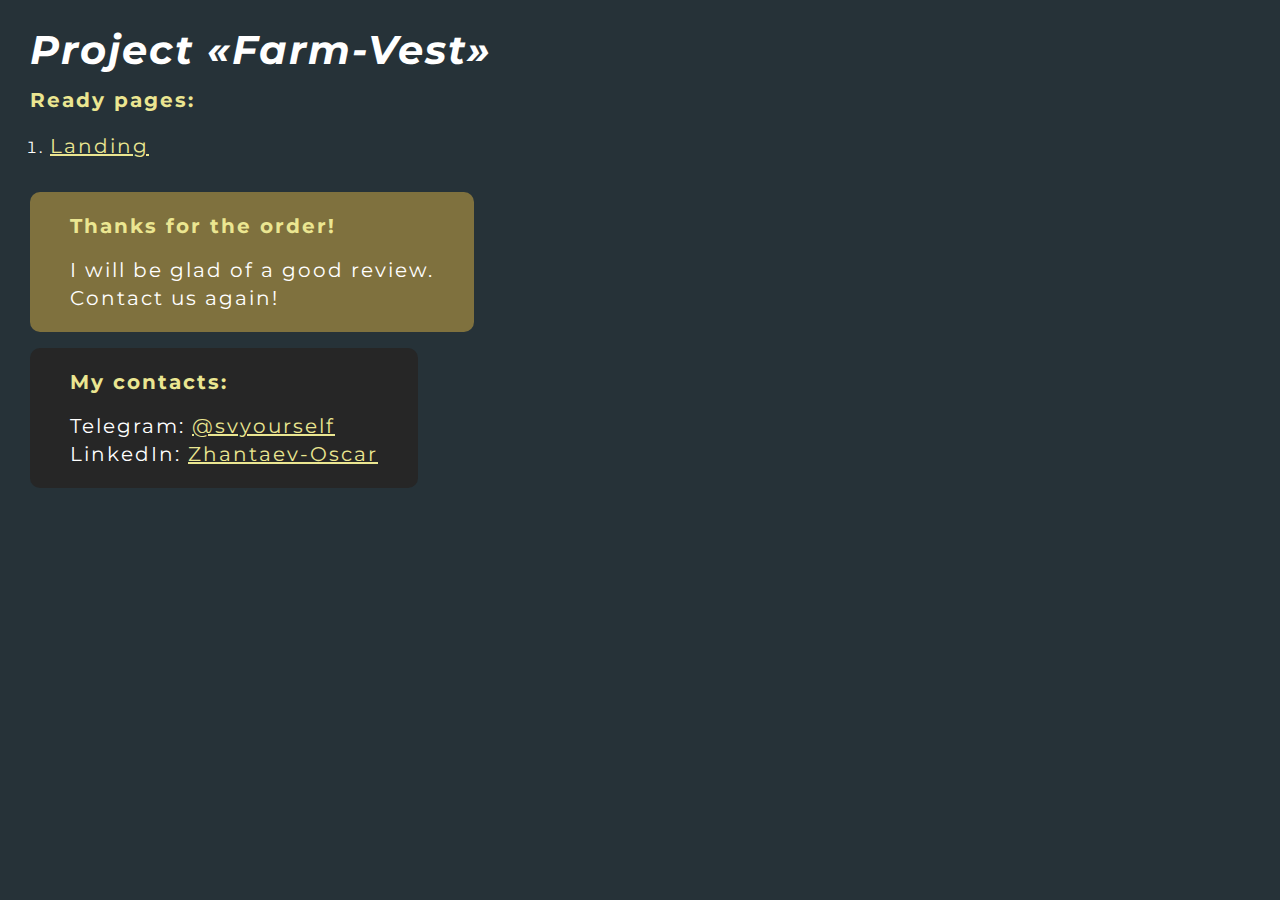
<file: index.html>
<!DOCTYPE html>
<html>

<head>
	<meta charset="UTF-8">
	<meta name="viewport" content="width=device-width, initial-scale=1.0">
	<title>Project «Farm-Vest»</title>
</head>

<body>
	<div class="rootpage">
		<h1>Project «Farm-Vest»</h1>
		<h2>Ready pages:</h2>
		<ol class="rootpage__list">
			<li><a target="_blank" href="home.html">Landing</a></li>
		</ol>
		<div class="rootpage__tnx">
			<h2>Thanks for the order!</h2>
			<p>I will be glad of a good review.</p>
			<p>Contact us again!</p>
		</div>
		<div class="rootpage__contacts">
			<h2>My contacts:</h2>
			<p>Telegram: <a href="https://t.me/svyourself">@svyourself</a></p>
			<p>LinkedIn: <a href="https://www.linkedin.com/in/zhantaev-oscar-a5a2a7259">Zhantaev-Oscar</a></p>
		</div>
	</div>
</body>
<style>
	@charset "UTF-8";
	@import url("https://fonts.googleapis.com/css?family=Montserrat:regular,700&display=swap");

	*,
	*::before,
	*::after {
		padding: 0px;
		margin: 0px;
		border: 0px;
		box-sizing: border-box;
	}

	html,
	body {
		height: 100%;
		margin: 0;
		padding: 0;
		min-width: 320px;
		width: 100%;
		letter-spacing: 2px;
		color: #fff;
		background: #263238;
	}

	body {
		font-family: Montserrat;
		font-size: 100%;
		line-height: 1;
		font-size: 1rem;
	}

	a {
		text-decoration: underline;
		color: #ebe691;
		font-size: 20px;
	}

	a:visited {
		text-decoration: underline;
		color: #fff;
	}

	a:hover {
		text-decoration: none;
	}

	ul li {
		list-style: none;
	}

	img {
		vertical-align: top;
	}

	.wrapper {
		width: 100%;
		min-height: 100%;
		overflow: hidden;
	}

	.rootpage {
		padding: 30px;
		display: flex;
		flex-direction: column;
		align-items: flex-start;
	}

	@media (max-width: 767px) {
		.rootpage {
			padding: 30px 15px;
		}
	}

	h1 {
		color: #fff;
		font-style: italic;
		font-size: 2.5rem;
		margin: 0px 0px 1.25rem 0px;
	}

	@media (max-width: 767px) {
		h1 {
			font-size: 1.85rem;
			margin: 0px 0px 1.25rem 0px;
		}
	}

	h2 {
		color: #ebe691;
		font-size: 1.25rem;
		margin: 0px 0px 1rem 0px;
	}

	@media (max-width: 767px) {
		h2 {
			font-size: 1.125rem;
			margin: 0px 0px 1rem 0px;
		}
	}

	.rootpage__info {
		line-height: 140%;
		margin: 0px 0px 1.5rem 0px;
	}

	.rootpage__list {
		margin: 10px 0px 2.25rem 1.25rem;
	}

	.rootpage__list li:not(:last-child) {
		margin: 0px 0px 15px 0px;
	}

	.rootpage__contacts,
	.rootpage__tnx {
		border-radius: 10px;
		padding: 20px 40px;
		font-size: 20px;
		line-height: 140%;
	}

	@media (max-width: 767px) {

		.rootpage__contacts,
		.rootpage__tnx {
			border-radius: 40px;
			padding: 20px;
		}
	}

	.rootpage__contacts {
		background: #262626;
	}

	.rootpage__contacts a {
		color: #ebe691;
	}

	.rootpage__tnx {
		background: #7F713E;
		margin: 0px 0px 1rem 0px;
	}
</style>

</html>
</file>
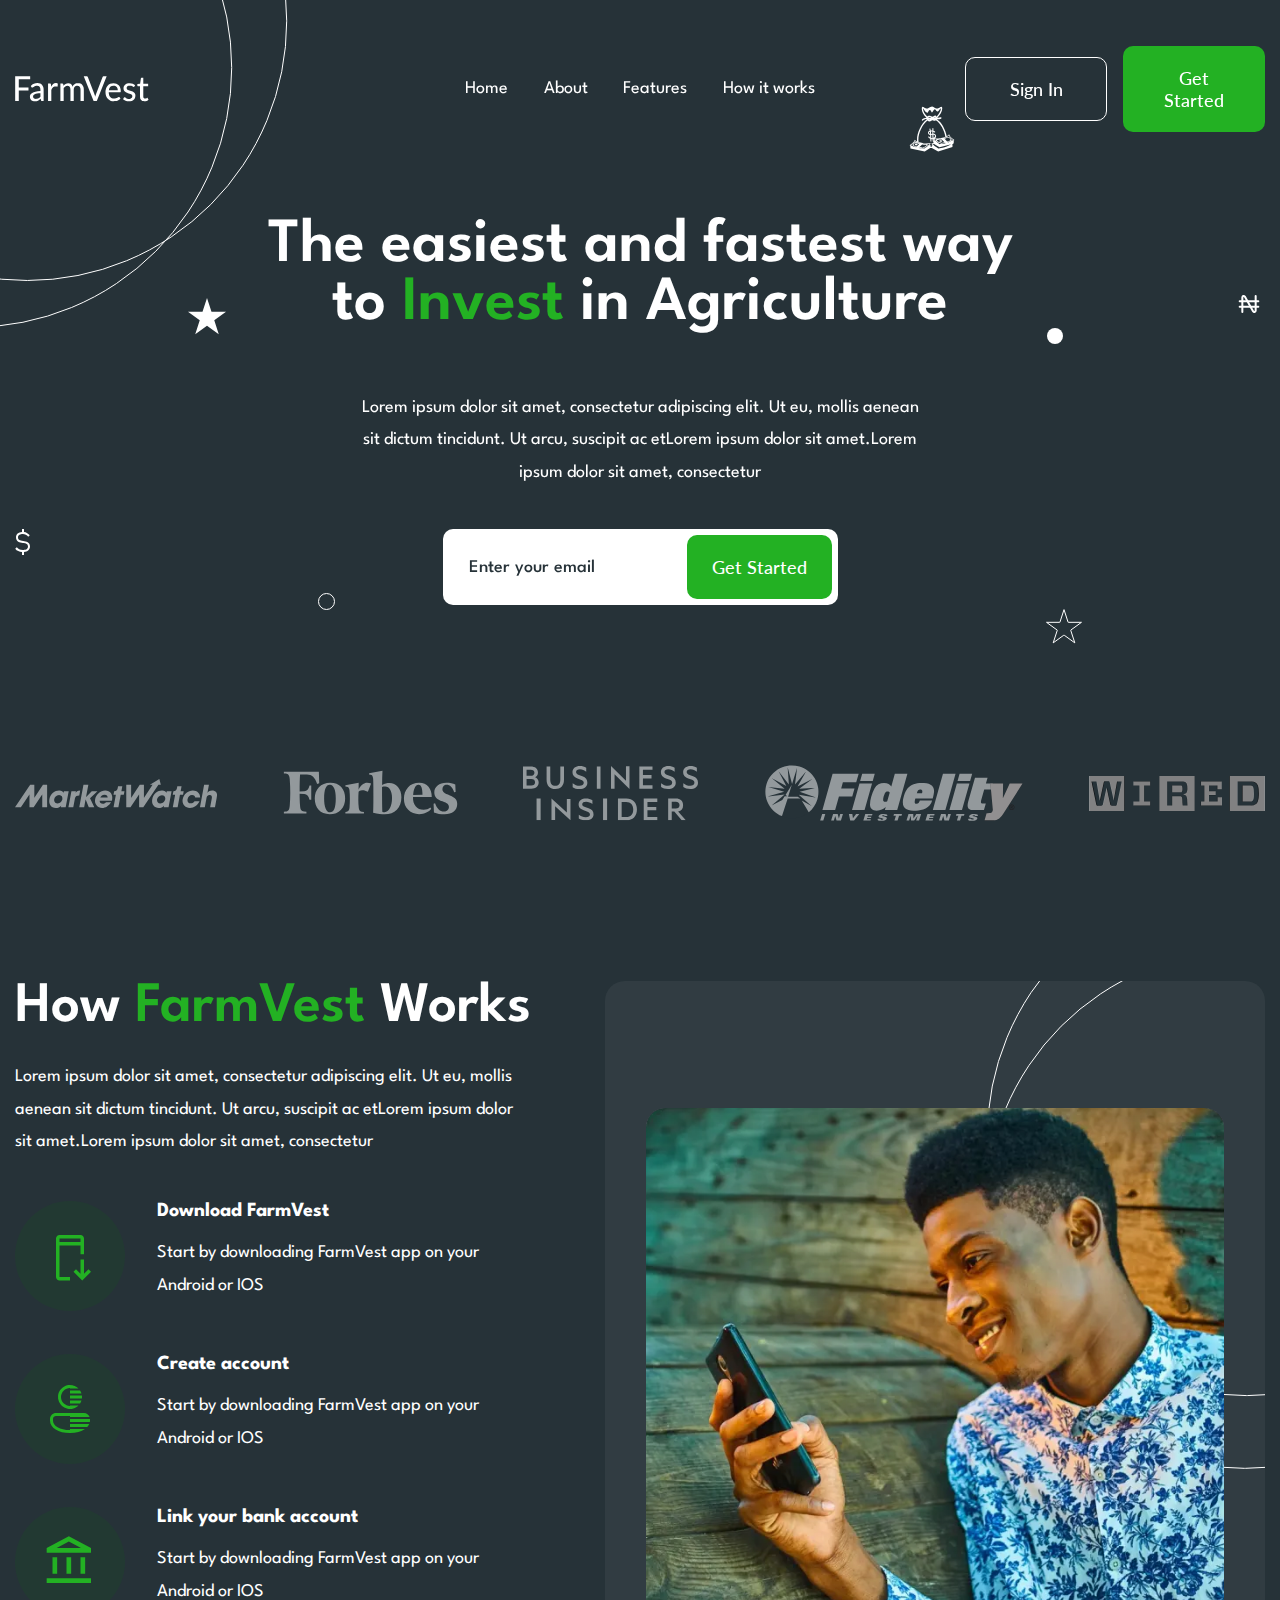
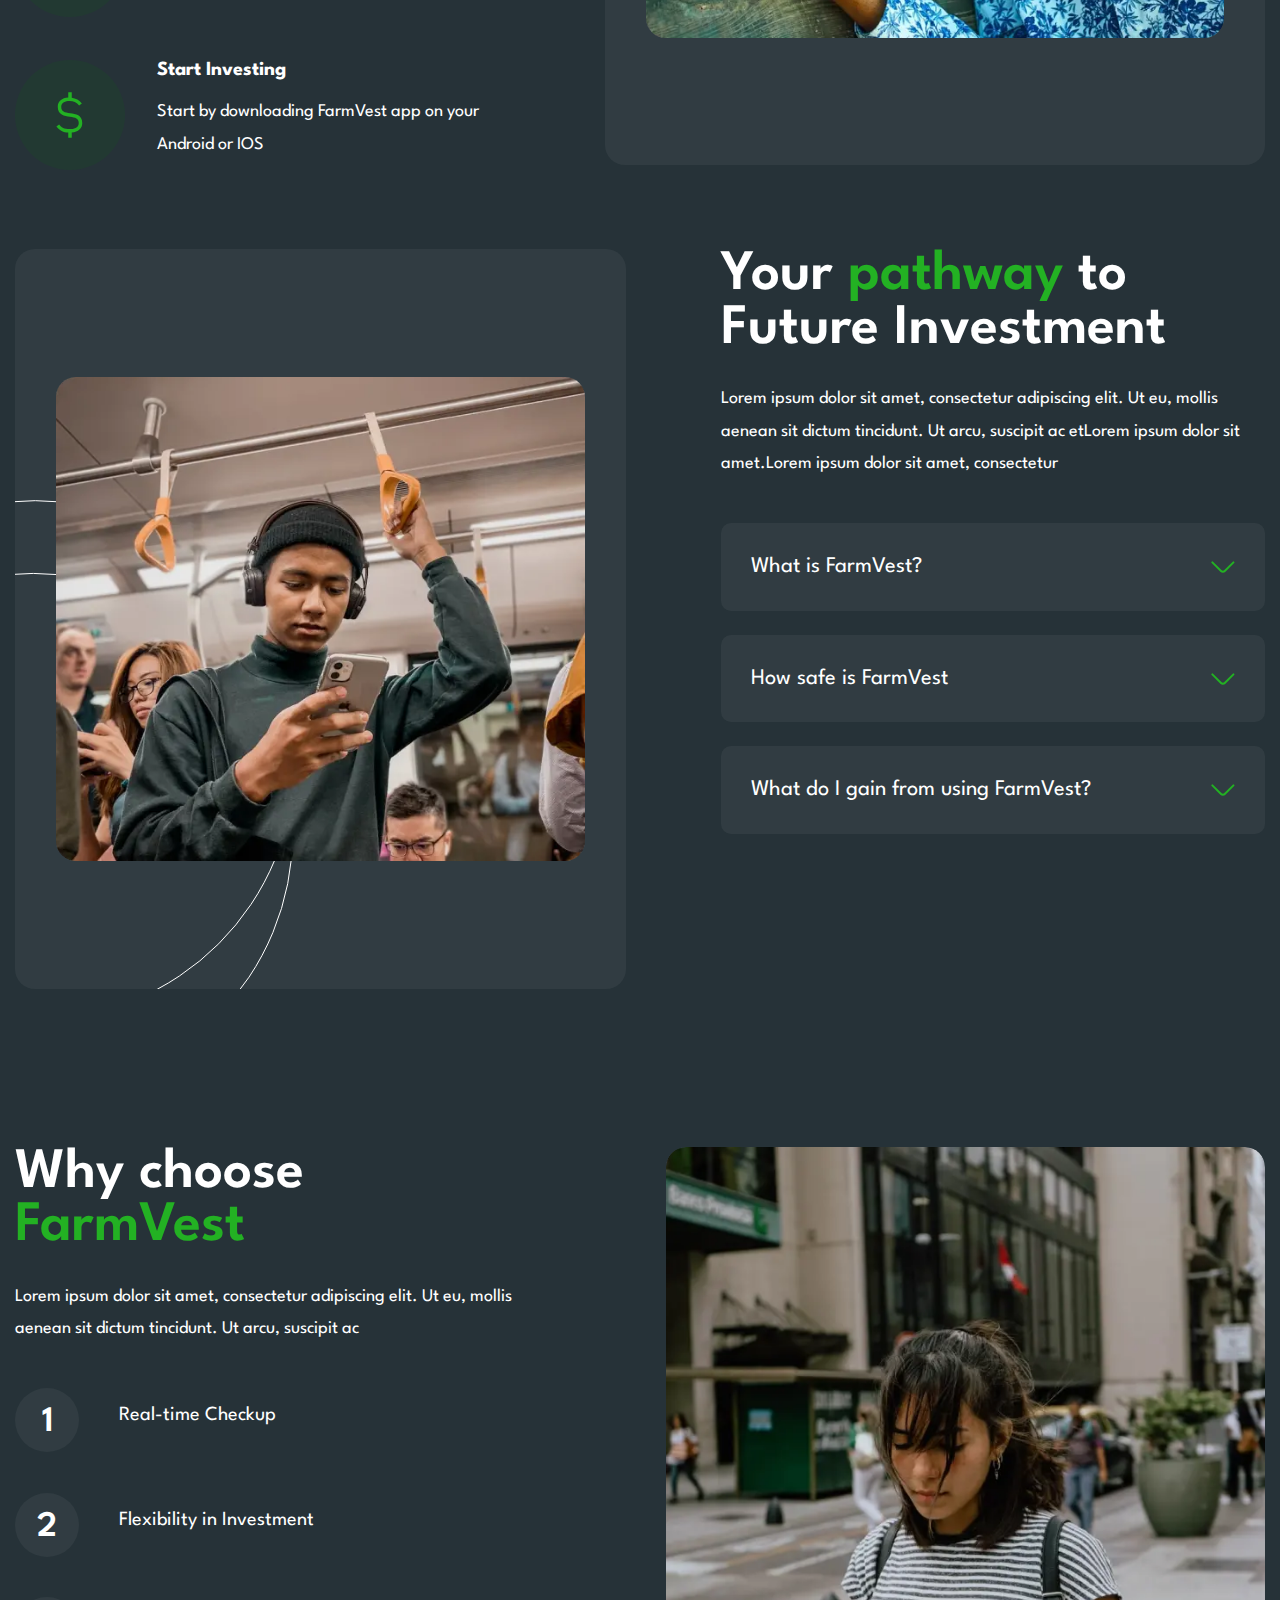
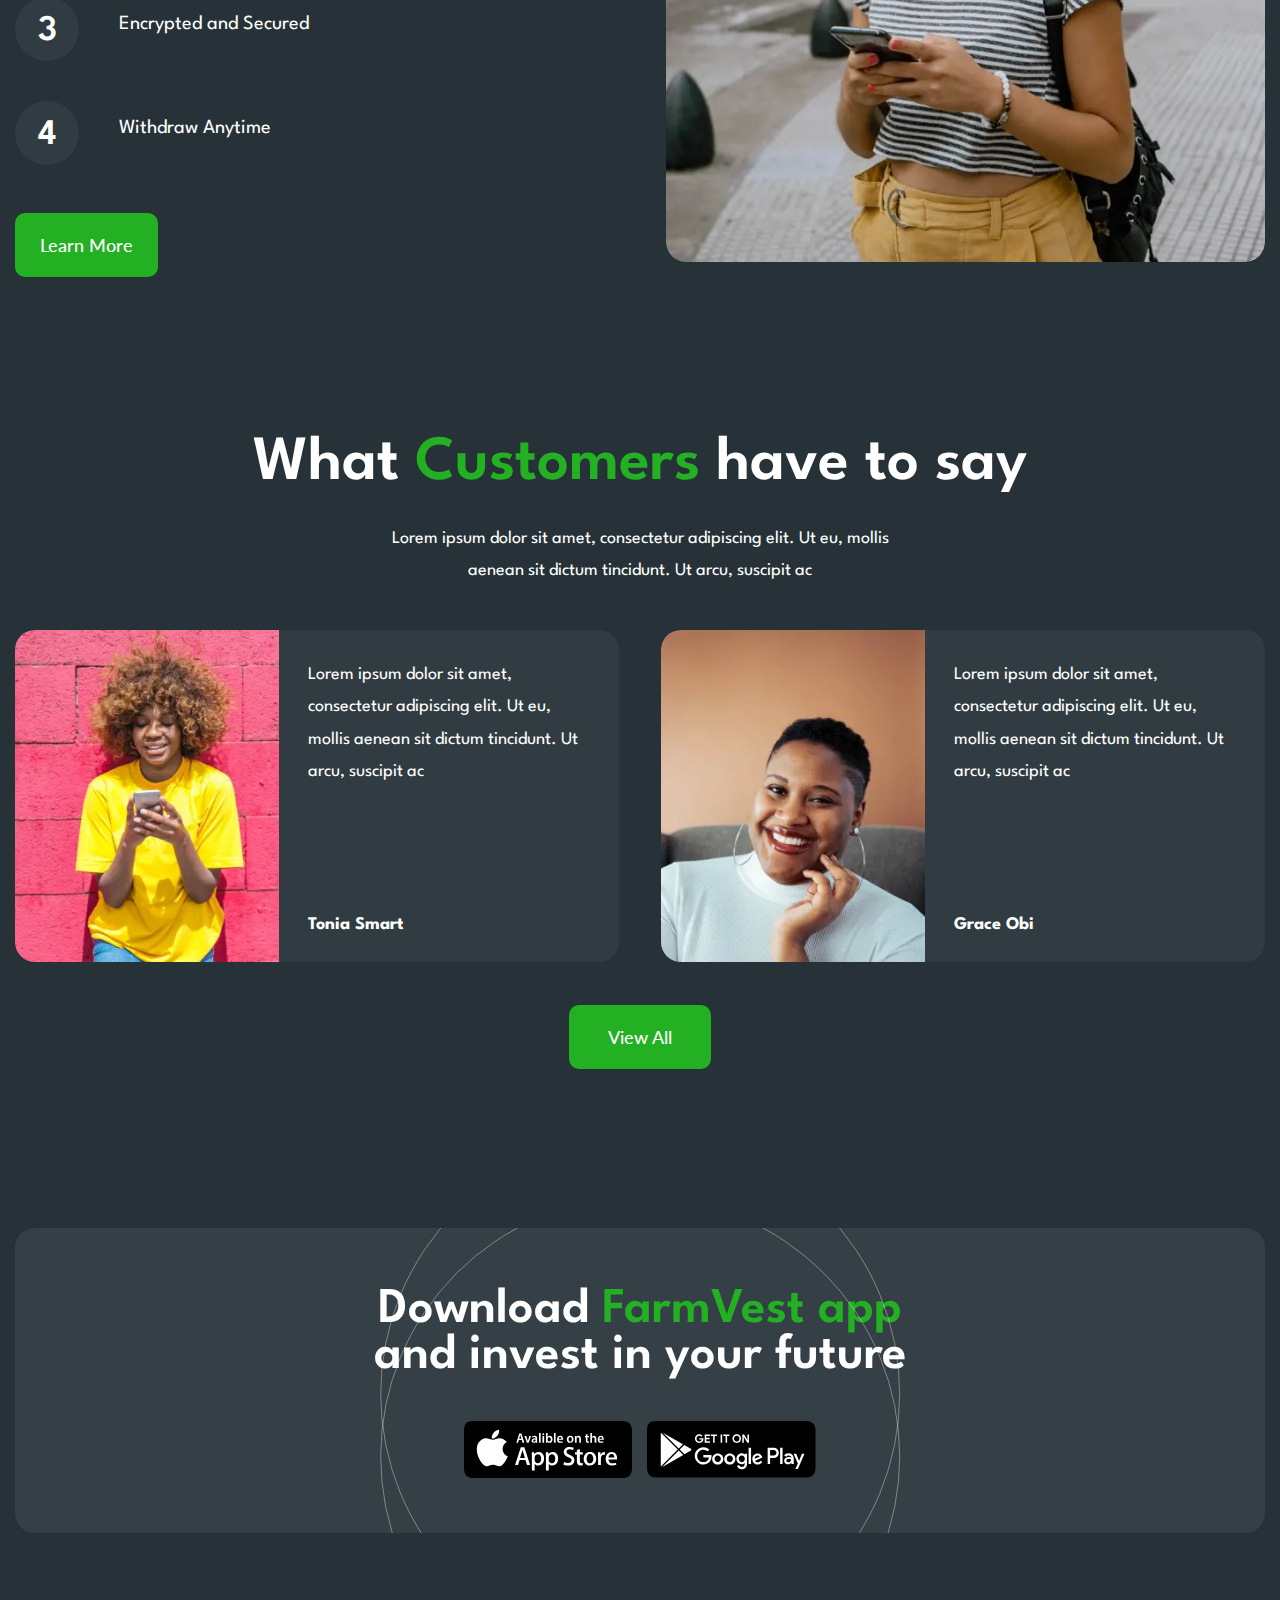
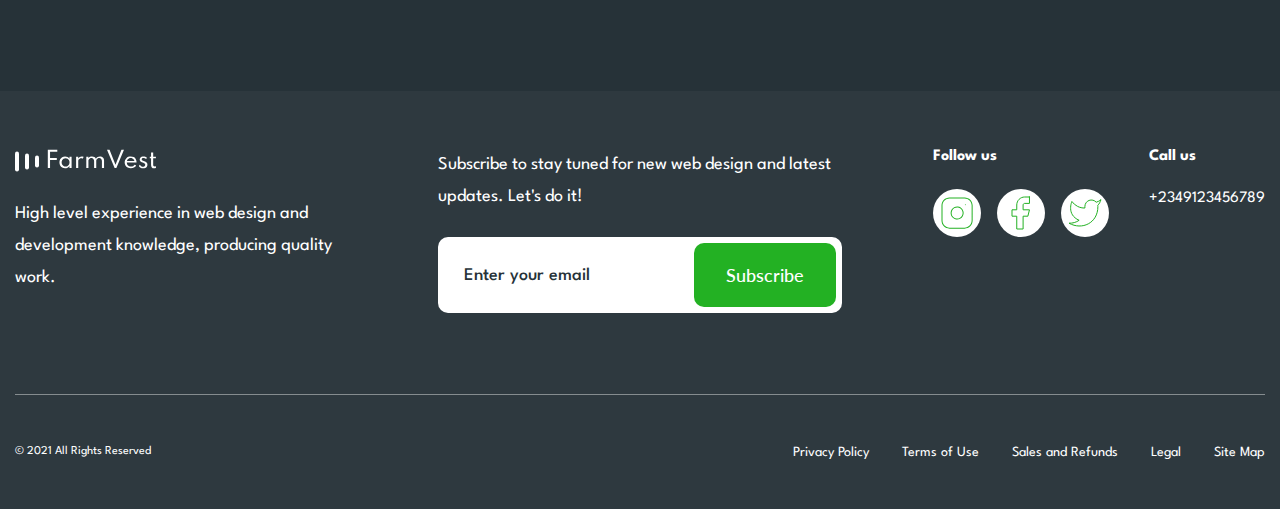
<file: home.html>
<!DOCTYPE html>
<html lang="ru">

<head>
	<title>FarmVest</title>
	<meta charset="UTF-8">
	<meta name="format-detection" content="telephone=no">
	<!-- <style>body{opacity: 0;}</style> -->
	<link rel="stylesheet" href="css/style.min.css?_v=20221208160616">
	<link rel="shortcut icon" href="favicon.ico">
	<!-- <meta name="robots" content="noindex, nofollow"> -->
	<meta name="viewport" content="width=device-width, initial-scale=1.0">
</head>

<body>
	<div class="wrapper">
		<header class="header">
			<div class="header__container-big">
				<a href="" class="header__logo"><img src="img/logo.svg" alt="Logo"></a>
				<div class="header__menu menu">
					<nav class="menu__body">
						<ul class="menu__list">
							<li class="menu__item"><a href="" class="menu__link">Home</a></li>
							<li class="menu__item"><a href="" class="menu__link">About</a></li>
							<li class="menu__item"><a href="" class="menu__link">Features</a></li>
							<li class="menu__item"><a href="" class="menu__link">How it works</a></li>
						</ul>
					</nav>
				</div>
				<div class="header__actions">
					<button type="button" class="header__button button button_border">Sign In</button>
					<button type="button" data-da=".menu__body, 767.98" class="header__button button">Get Started</button>
					<button type="button" class="icon-menu"><span></span></button>
				</div>
			</div>
		</header>
		<main class="page">
			<section class="page__main main-block">
				<div class="main-block__container-big">
					<div class="main-block__container">
						<div class="main-block__content">
							<h1 class="main-block__title title">The easiest and fastest way to <span>Invest</span> in
								Agriculture</h1>
							<div class="main-block__text text">Lorem ipsum dolor sit amet, consectetur adipiscing elit.
								Ut
								eu,
								mollis aenean sit dictum tincidunt. Ut arcu, suscipit ac etLorem ipsum dolor sit
								amet.Lorem
								ipsum dolor sit amet, consectetur </div>
							<div class="main-block__form">
								<form action="#" class="form">
									<input data-required="email" autocomplete="off" type="text" name="form[]" data-error="You already have accaunt" placeholder="Enter your email" class="form__input">
									<button type="submit" class="form__button button">Get Started</button>
								</form>
							</div>
						</div>
						<div class="main-block__icons icons-main-block">
							<div data-prlx-mouse data-prlx-cx="300" data-prlx-cy="300" class="icons-main-block__circle icons-main-block__circle_1"></div>
							<div data-prlx-mouse data-prlx-cx="300" data-prlx-cy="300" data-prlx-dxr data-prlx-dyr class="icons-main-block__circle icons-main-block__circle_2"></div>
							<div data-prlx-mouse data-prlx-cx="10" data-prlx-cy="10" class="icons-main-block__item icons-main-block__item_1">
								<img src="img/main-block/icons/01.svg" alt="Icon">
							</div>
							<div data-prlx-mouse data-prlx-cx="10" data-prlx-cy="10" data-prlx-dxr data-prlx-dyr class="icons-main-block__item icons-main-block__item_2">
								<img src="img/main-block/icons/02.svg" alt="Icon">
							</div>
							<div data-prlx-mouse data-prlx-cx="10" data-prlx-cy="10" class="icons-main-block__item icons-main-block__item_3">
								<img src="img/main-block/icons/03.svg" alt="Icon">
							</div>
							<div data-prlx-mouse data-prlx-cx="10" data-prlx-cy="10" data-prlx-dxr data-prlx-dyr class="icons-main-block__item icons-main-block__item_4">
								<img src="img/main-block/icons/04.svg" alt="Icon">
							</div>
							<div data-prlx-mouse data-prlx-cx="10" data-prlx-cy="10" class="icons-main-block__item icons-main-block__item_5">
								<img src="img/main-block/icons/05.svg" alt="Icon">
							</div>
							<div data-prlx-mouse data-prlx-cx="10" data-prlx-cy="10" data-prlx-dxr data-prlx-dyr class="icons-main-block__item icons-main-block__item_6">
								<img src="img/main-block/icons/06.svg" alt="Icon">
							</div>
							<div data-prlx-mouse data-prlx-cx="10" data-prlx-cy="10" class="icons-main-block__item icons-main-block__item_7">
								<img src="img/main-block/icons/07.svg" alt="Icon">
							</div>
						</div>
					</div>
				</div>
			</section>
			<section class="page__partners partners">
				<div class="partners__container-big">
					<div class="partners__container">
						<div class="partners__item">
							<img src="img/partners/01.svg" alt="Partners">
						</div>
						<div class="partners__item">
							<img src="img/partners/02.svg" alt="Partners">
						</div>
						<div class="partners__item">
							<img src="img/partners/03.svg" alt="Partners">
						</div>
						<div class="partners__item">
							<img src="img/partners/04.svg" alt="Partners">
						</div>
						<div class="partners__item">
							<img src="img/partners/05.svg" alt="Partners">
						</div>
					</div>
				</div>
			</section>
			<section data-prlx-mouse-wrapper class="page__how how">
				<div class="how__container-big">
					<div class="how__container">
						<div class="how__content">
							<h2 class="how__title title title_s64">How <span>FarmVest</span> Works</h2>
							<div class="how__text text">
								<p>Lorem ipsum dolor sit amet, consectetur adipiscing elit. Ut eu, mollis aenean sit
									dictum
									tincidunt. Ut arcu, suscipit ac etLorem ipsum dolor sit amet.Lorem ipsum dolor sit
									amet,
									consectetur </p>
							</div>
							<div class="how__steps steps-how">
								<div class="steps-how__item">
									<div class="steps-how__icon">
										<img src="img/how-it-work/01.svg" alt="Icon">
									</div>
									<div class="steps-how__body">
										<div class="steps-how__title">Download FarmVest</div>
										<div class="steps-how__text text">Start by downloading FarmVest app
											on your Android or IOS</div>
									</div>
								</div>
								<div class="steps-how__item">
									<div class="steps-how__icon">
										<img src="img/how-it-work/02.svg" alt="Icon">
									</div>
									<div class="steps-how__body">
										<div class="steps-how__title">Create account</div>
										<div class="steps-how__text text">Start by downloading FarmVest app
											on your Android or IOS</div>
									</div>
								</div>
								<div class="steps-how__item">
									<div class="steps-how__icon">
										<img src="img/how-it-work/03.svg" alt="Icon">
									</div>
									<div class="steps-how__body">
										<div class="steps-how__title">Link your bank account</div>
										<div class="steps-how__text text">Start by downloading FarmVest app
											on your Android or IOS</div>
									</div>
								</div>
								<div class="steps-how__item">
									<div class="steps-how__icon">
										<img src="img/how-it-work/04.svg" alt="Icon">
									</div>
									<div class="steps-how__body">
										<div class="steps-how__title">Start Investing</div>
										<div class="steps-how__text text">Start by downloading FarmVest app
											on your Android or IOS</div>
									</div>
								</div>
							</div>
						</div>
						<div class="how__image image-block">
							<div class="image-block__item">
								<picture><source srcset="img/how-it-work/image.webp" type="image/webp"><img src="img/how-it-work/image.jpg" alt=""></picture>
							</div>
							<div data-prlx-mouse data-prlx-cx="300" data-prlx-cy="300" class="image-block__circle image-block__circle_1"></div>
							<div data-prlx-mouse data-prlx-cx="300" data-prlx-cy="300" data-prlx-dxr data-prlx-dyr class="image-block__circle image-block__circle_2"></div>
						</div>
					</div>
				</div>
			</section>
			<section data-prlx-mouse-wrapper class="page__pathway pathway">
				<div class="pathway__container-big">
					<div class="pathway__container">
						<div class="pathway__image image-block">
							<div class="image-block__item">
								<picture><source srcset="img/parthway/image.webp" type="image/webp"><img src="img/parthway/image.jpg" alt=""></picture>
							</div>
							<div data-prlx-mouse data-prlx-cx="300" data-prlx-cy="300" class="image-block__circle image-block__circle_1"></div>
							<div data-prlx-mouse data-prlx-cx="300" data-prlx-cy="300" data-prlx-dxr data-prlx-dyr class="image-block__circle image-block__circle_2"></div>
						</div>
						<div class="pathway__content">
							<h2 class="pathway__title title title_s64">Your <span>pathway</span> to Future Investment
							</h2>
							<div class="pathway__text text">
								<p>Lorem ipsum dolor sit amet, consectetur adipiscing elit. Ut eu, mollis aenean sit
									dictum
									tincidunt. Ut arcu, suscipit ac etLorem ipsum dolor sit amet.Lorem ipsum dolor sit
									amet,
									consectetur </p>
							</div>
							<div data-spollers class="pathway__spollers spollers-pathway">
								<div class="spollers-pathway__item">
									<button type="button" data-spoller class="spollers-pathway__title">What is
										FarmVest?</button>
									<div class="spollers-pathway__body text">Lorem ipsum dolor sit, amet consectetur
										adipisicing
										elit. Ipsum tempore quaerat ab quod expedita minus. Incidunt modi alias minus
										asperiores expedita pariatur facilis dolores veniam!</div>
								</div>
								<div class="spollers-pathway__item">
									<button type="button" data-spoller class="spollers-pathway__title">How safe is
										FarmVest</button>
									<div class="spollers-pathway__body text">Lorem ipsum dolor sit, amet consectetur
										adipisicing
										elit. Ipsum tempore quaerat ab quod expedita minus. Incidunt modi alias minus
										asperiores expedita pariatur facilis dolores veniam!</div>
								</div>
								<div class="spollers-pathway__item">
									<button type="button" data-spoller class="spollers-pathway__title">What do I gain
										from using FarmVest?</button>
									<div class="spollers-pathway__body text">Lorem ipsum dolor sit, amet consectetur
										adipisicing
										elit. Ipsum tempore quaerat ab quod expedita minus. Incidunt modi alias minus
										asperiores expedita pariatur facilis dolores veniam!</div>
								</div>
							</div>
						</div>
					</div>
				</div>
			</section>
			<section data-prlx-mouse-wrapper class="page__why why">
				<div class="why__container-big">
					<div class="why__container">
						<div class="why__content">
							<h2 class="why__title title title_s64">Why choose <span>FarmVest</span></h2>
							<div class="why__text text">
								<p>Lorem ipsum dolor sit amet, consectetur adipiscing elit. Ut eu, mollis aenean sit
									dictum tincidunt. Ut arcu, suscipit ac</p>
							</div>
							<ol class="why__steps steps-why">
								<li class="steps-why__item">Real-time Checkup</li>
								<li class="steps-why__item">Flexibility in Investment</li>
								<li class="steps-why__item">Encrypted and Secured</li>
								<li class="steps-why__item">Withdraw Anytime</li>
							</ol>
							<a href="" type="submit" class="why__button button">Learn More</a>
						</div>
						<div class="why__image image-block">
							<div class="image-block__item">
								<picture><source srcset="img/why-block/image.webp" type="image/webp"><img src="img/why-block/image.jpg" alt=""></picture>
							</div>
							<div data-prlx-mouse data-prlx-cx="300" data-prlx-cy="300" class="image-block__circle image-block__circle_1"></div>
							<div data-prlx-mouse data-prlx-cx="300" data-prlx-cy="300" data-prlx-dxr data-prlx-dyr class="image-block__circle image-block__circle_2"></div>
						</div>
					</div>
				</div>
			</section>
			<section class="page__reviews reviews">
				<div class="reviews__container-big">
					<div class="reviews__container">
						<h2 class="reviews__title title">What <span>Customers</span> have to say</h2>
						<div class="reviews__text text">Lorem ipsum dolor sit amet, consectetur adipiscing elit. Ut eu,
							mollis aenean sit dictum tincidunt. Ut arcu, suscipit ac</div>
						<div class="reviews__items">
							<div class="reviews__item item-reviews">
								<div class="item-reviews__image-ibg">
									<picture><source srcset="img/reviews/01.webp" type="image/webp"><img src="img/reviews/01.jpg" alt="Image"></picture>
								</div>
								<div class="item-reviews__body">
									<div class="item-reviews__text text">Lorem ipsum dolor sit amet, consectetur
										adipiscing elit. Ut eu, mollis aenean sit dictum tincidunt. Ut arcu, suscipit ac
									</div>
									<div class="item-reviews__name">Tonia Smart</div>
								</div>
							</div>
							<div class="reviews__item item-reviews">
								<div class="item-reviews__image-ibg">
									<picture><source srcset="img/reviews/02.webp" type="image/webp"><img src="img/reviews/02.jpg" alt="Image"></picture>
								</div>
								<div class="item-reviews__body">
									<div class="item-reviews__text text">Lorem ipsum dolor sit amet, consectetur
										adipiscing elit. Ut eu, mollis aenean sit dictum tincidunt. Ut arcu, suscipit ac
									</div>
									<div class="item-reviews__name">Grace Obi</div>
								</div>
							</div>
						</div>
						<button type="button" class="reviews__button button">View All</button>
					</div>
				</div>
			</section>
			<section data-prlx-mouse-wrapper class="page__download download">
				<div class="download__container-big">
					<div class="download__container">
						<div class="download__body">
							<h2 class="download__title title title_s56">
								Download <span>FarmVest app</span> and invest in your future
							</h2>
							<div class="download__apps">
								<div class="download__app">
									<img src="img/download/01.svg" alt="GooglePlay">
								</div>
								<div class="download__app">
									<img src="img/download/02.svg" alt="AppleStore">
								</div>
							</div>
							<div data-prlx-mouse data-prlx-cx="150" data-prlx-cy="150" class="download__circle download__circle_1"></div>
							<div data-prlx-mouse data-prlx-cx="150" data-prlx-cy="150" data-prlx-dxr data-prlx-dyr class="download__circle download__circle_2"></div>
						</div>
					</div>
				</div>
			</section>
		</main>
		<footer class="footer">
			<div class="footer__container-big">
				<div class="footer__container">
					<div class="footer__main main-footer">
						<div class="main-footer__info">
							<a href="" class="main-footer__logo"><img src="img/footer-logo.svg" alt="Logo"></a>
							<div class="main-footer__text text">High level experience in web design and development knowledge,
								producing quality work.</div>
						</div>
						<div class="main-footer__form form-main">
							<div class="form-main__text text">Subscribe to stay tuned for new web design and latest updates.
								Let's
								do it!
							</div>
							<form action="#" class="form-main__form form">
								<input data-required="email" autocomplete="off" type="text" name="form[]" data-error="You already have accaunt" placeholder="Enter your email" class="form__input">
								<button type="submit" class="form__button button">Subscribe</button>
							</form>
						</div>
						<div class="main-footer__contacts">
							<div class="main-footer__social">
								<div class="main-footer__label">Follow us</div>
								<div class="social">
									<a href="" class="social__item">
										<img src="img/icons/instagram.svg" alt="Instagram">
									</a>
									<a href="" class="social__item">
										<img src="img/icons/facebook.svg" alt="Facebook">
									</a>
									<a href="" class="social__item">
										<img src="img/icons/twiter.svg" alt="Twitter">
									</a>
								</div>
							</div>
							<div class="main-footer__call-us">
								<div class="main-footer__label">Call us</div>
								<a href="tel:+2349123456789" class="main-footer__phone">+2349123456789</a>
							</div>
						</div>
					</div>
					<div class="footer__bottom">
						<div class="footer__copy">© 2021 All Rights Reserved</div>
						<nav class="footer__menu menu-footer">
							<ul class="menu-footer__list">
								<li class="menu-footer__item">
									<a href="" class="menu-footer__link">Privacy Policy</a>
								</li>
								<li class="menu-footer__item">
									<a href="" class="menu-footer__link">Terms of Use</a>
								</li>
								<li class="menu-footer__item">
									<a href="" class="menu-footer__link">Sales and Refunds</a>
								</li>
								<li class="menu-footer__item">
									<a href="" class="menu-footer__link">Legal</a>
								</li>
								<li class="menu-footer__item">
									<a href="" class="menu-footer__link">Site Map</a>
								</li>
							</ul>
						</nav>
					</div>
				</div>
			</div>
		</footer>
	</div>
	<!-- <div id="popup" aria-hidden="true" class="popup">
	<div class="popup__wrapper">
		<div class="popup__content">
			<button data-close type="button" class="popup__close">Закрыть</button>
			<div class="popup__text">
				Text
			</div>
		</div>
	</div>
</div> -->
	<script src="js/app.min.js?_v=20221208160616"></script>
</body>

</html>
</file>
<file: css/style.min.css>
@charset "UTF-8";@import url(https://fonts.googleapis.com/css?family=League+Spartan:300,regular,500,600,700&display=swap);@import url(https://fonts.googleapis.com/css?family=Lato:regular,500&display=swap);*{padding:0;margin:0;border:0}*,:after,:before{-webkit-box-sizing:border-box;box-sizing:border-box}body,html{height:100%;min-width:320px}body{color:#fff;line-height:1;font-family:"League Spartan";font-size:1.125rem;-ms-text-size-adjust:100%;-moz-text-size-adjust:100%;-webkit-text-size-adjust:100%;-webkit-font-smoothing:antialiased;-moz-osx-font-smoothing:grayscale}button,input,textarea{font-family:"League Spartan";font-size:inherit}button{cursor:pointer;color:inherit;background-color:inherit}a{color:inherit}a:link,a:visited{text-decoration:none}a:hover{text-decoration:none}ul li{list-style:none}img{vertical-align:top}h1,h2,h3,h4,h5,h6{font-weight:inherit;font-size:inherit}body{background-color:#263238}.lock body{overflow:hidden;-ms-touch-action:none;touch-action:none;-ms-scroll-chaining:none;overscroll-behavior:none}.wrapper{min-height:100%;display:-webkit-box;display:-ms-flexbox;display:flex;-webkit-box-orient:vertical;-webkit-box-direction:normal;-ms-flex-direction:column;flex-direction:column;overflow:hidden}.wrapper>main{-webkit-box-flex:1;-ms-flex:1 1 auto;flex:1 1 auto}.wrapper>*{min-width:0}[class*=__container]{max-width:88.75rem;margin:0 auto}[class*=__container-big]{max-width:101.25rem;-webkit-box-sizing:content-box;box-sizing:content-box;margin:0 auto;padding:0 .9375rem}.form{max-width:33.3125rem;background-color:#fff;border-radius:10px;display:-webkit-box;display:-ms-flexbox;display:flex;padding:.375rem;gap:.3125rem;position:relative}.form__input{height:4rem;-webkit-box-flex:1;-ms-flex:1 1 auto;flex:1 1 auto;outline:0;color:#263238;padding:0 1.25rem;font-weight:500}.form__input::-webkit-input-placeholder{color:#263238}.form__input::-moz-placeholder{color:#263238}.form__input:-ms-input-placeholder{color:#263238}.form__input::-ms-input-placeholder{color:#263238}.form__input::placeholder{color:#263238}.form__input._form__error{color:red}.form__input._form__error::-webkit-input-placeholder{color:red}.form__input._form__error::-moz-placeholder{color:red}.form__input._form__error:-ms-input-placeholder{color:red}.form__input._form__error::-ms-input-placeholder{color:red}.form__input._form__error::placeholder{color:red}.form__error{position:absolute;top:100%;left:0;color:red;font-size:1rem;margin-top:.625rem;padding-left:1.5625rem}.button{font-family:Lato;text-align:center;font-weight:500;display:inline-block;line-height:1.2222222222;padding:1.3125rem 1.5625rem;background-color:#23b123;border-radius:.625rem;-webkit-transition:all .3s ease 0s;-o-transition:all .3s ease 0s;transition:all .3s ease 0s}.button_border{background-color:transparent;border:1px solid #fff;padding:1.25rem 1.5625rem}.button._fw{width:100%}[class*=-ibg]{position:relative}[class*=-ibg] img{position:absolute;width:100%;height:100%;top:0;left:0;-o-object-fit:cover;object-fit:cover}[class*=-ibg_contain] img{-o-object-fit:contain;object-fit:contain}.title{font-size:4.375rem;font-weight:600;line-height:.9285714286;color:#fff}@supports (font-size:clamp(2.8125rem ,2.4365601504rem + 1.8796992481vw ,4.375rem)){.title{font-size:clamp(2.8125rem ,2.4365601504rem + 1.8796992481vw ,4.375rem)}}@supports not (font-size:clamp(2.8125rem ,2.4365601504rem + 1.8796992481vw ,4.375rem)){.title{font-size:calc(2.8125rem + 1.5625 * (100vw - 20rem)/ 83.125)}}@supports (font-size:clamp(2.5rem ,2.1390977444rem + 1.8045112782vw ,4rem)){.title_s64{font-size:clamp(2.5rem ,2.1390977444rem + 1.8045112782vw ,4rem)}}@supports not (font-size:clamp(2.5rem ,2.1390977444rem + 1.8045112782vw ,4rem)){.title_s64{font-size:calc(2.5rem + 1.5 * (100vw - 20rem)/ 83.125)}}@supports (font-size:clamp(2.1875rem ,1.8717105263rem + 1.5789473684vw ,3.5rem)){.title_s56{font-size:clamp(2.1875rem ,1.8717105263rem + 1.5789473684vw ,3.5rem)}}@supports not (font-size:clamp(2.1875rem ,1.8717105263rem + 1.5789473684vw ,3.5rem)){.title_s56{font-size:calc(2.1875rem + 1.3125 * (100vw - 20rem)/ 83.125)}}.title span{color:#23b123}.text{line-height:180%}.image-block{-ms-flex-item-align:start;align-self:flex-start;display:-webkit-box;display:-ms-flexbox;display:flex;overflow:hidden;background:rgba(255,255,255,.05);border-radius:1.25rem;position:relative}@supports (padding-top:clamp(1.875rem ,-0.155075188rem + 10.1503759398vw ,10.3125rem)){.image-block{padding-top:clamp(1.875rem ,-.155075188rem + 10.1503759398vw ,10.3125rem)}}@supports not (padding-top:clamp(1.875rem ,-0.155075188rem + 10.1503759398vw ,10.3125rem)){.image-block{padding-top:calc(1.875rem + 8.4375 * (100vw - 20rem)/ 83.125)}}@supports (padding-bottom:clamp(1.875rem ,-0.155075188rem + 10.1503759398vw ,10.3125rem)){.image-block{padding-bottom:clamp(1.875rem ,-.155075188rem + 10.1503759398vw ,10.3125rem)}}@supports not (padding-bottom:clamp(1.875rem ,-0.155075188rem + 10.1503759398vw ,10.3125rem)){.image-block{padding-bottom:calc(1.875rem + 8.4375 * (100vw - 20rem)/ 83.125)}}@supports (padding-left:clamp(1.875rem ,1.6494360902rem + 1.1278195489vw ,2.8125rem)){.image-block{padding-left:clamp(1.875rem ,1.6494360902rem + 1.1278195489vw ,2.8125rem)}}@supports not (padding-left:clamp(1.875rem ,1.6494360902rem + 1.1278195489vw ,2.8125rem)){.image-block{padding-left:calc(1.875rem + .9375 * (100vw - 20rem)/ 83.125)}}@supports (padding-right:clamp(1.875rem ,1.6494360902rem + 1.1278195489vw ,2.8125rem)){.image-block{padding-right:clamp(1.875rem ,1.6494360902rem + 1.1278195489vw ,2.8125rem)}}@supports not (padding-right:clamp(1.875rem ,1.6494360902rem + 1.1278195489vw ,2.8125rem)){.image-block{padding-right:calc(1.875rem + .9375 * (100vw - 20rem)/ 83.125)}}.image-block__circle{position:absolute;top:0;right:0}@supports (width:clamp(21.875rem ,18.3411654135rem + 17.6691729323vw ,36.5625rem)){.image-block__circle{width:clamp(21.875rem ,18.3411654135rem + 17.6691729323vw ,36.5625rem)}}@supports not (width:clamp(21.875rem ,18.3411654135rem + 17.6691729323vw ,36.5625rem)){.image-block__circle{width:calc(21.875rem + 14.6875 * (100vw - 20rem)/ 83.125)}}@supports (height:clamp(21.875rem ,18.3411654135rem + 17.6691729323vw ,36.5625rem)){.image-block__circle{height:clamp(21.875rem ,18.3411654135rem + 17.6691729323vw ,36.5625rem)}}@supports not (height:clamp(21.875rem ,18.3411654135rem + 17.6691729323vw ,36.5625rem)){.image-block__circle{height:calc(21.875rem + 14.6875 * (100vw - 20rem)/ 83.125)}}.image-block__circle::before{content:"";position:absolute;border-radius:50%;border:1px solid #fff;top:0;left:0;width:100%;height:100%}.image-block__circle_1::before{-webkit-transform:translate(calc(50% - 1.125rem),-20%);-ms-transform:translate(calc(50% - 1.125rem),-20%);transform:translate(calc(50% - 1.125rem),-20%)}.image-block__circle_2::before{-webkit-transform:translate(calc(50% - 1.25rem),-6%);-ms-transform:translate(calc(50% - 1.25rem),-6%);transform:translate(calc(50% - 1.25rem),-6%)}.image-block__item{text-align:center;position:relative;z-index:2;-webkit-box-flex:1;-ms-flex:1 1 100%;flex:1 1 100%}.image-block__item img{max-width:100%;border-radius:1.25rem}::-webkit-scrollbar{width:.2rem;border-radius:.5rem;background-color:#fff}::-webkit-scrollbar-thumb{background-color:#ccc;border-radius:.5rem}::-webkit-scrollbar-thumb:hover{background-color:#fff}.header{position:fixed;top:0;left:0;z-index:50;width:100%;-webkit-transition:all .3s ease 0s;-o-transition:all .3s ease 0s;transition:all .3s ease 0s}@supports (padding-top:clamp(0.625rem ,-0.1268796992rem + 3.7593984962vw ,3.75rem)){.header{padding-top:clamp(.625rem ,-.1268796992rem + 3.7593984962vw ,3.75rem)}}@supports not (padding-top:clamp(0.625rem ,-0.1268796992rem + 3.7593984962vw ,3.75rem)){.header{padding-top:calc(.625rem + 3.125 * (100vw - 20rem)/ 83.125)}}@supports (padding-bottom:clamp(0.625rem ,-0.1268796992rem + 3.7593984962vw ,3.75rem)){.header{padding-bottom:clamp(.625rem ,-.1268796992rem + 3.7593984962vw ,3.75rem)}}@supports not (padding-bottom:clamp(0.625rem ,-0.1268796992rem + 3.7593984962vw ,3.75rem)){.header{padding-bottom:calc(.625rem + 3.125 * (100vw - 20rem)/ 83.125)}}.header._header-scroll{padding-top:1.25rem;padding-bottom:1.25rem;background-color:rgba(0,0,0,.4)}.header__container-big{display:-ms-grid;display:grid;-ms-grid-columns:18.75rem 1fr 18.75rem;grid-template-columns:18.75rem 1fr 18.75rem;-webkit-box-align:center;-ms-flex-align:center;align-items:center}.header__logo{position:relative;z-index:5}@supports (width:clamp(7.5rem ,6.2042253521rem + 2.6995305164vw ,8.9375rem)){.header__logo{width:clamp(7.5rem ,6.2042253521rem + 2.6995305164vw ,8.9375rem)}}@supports not (width:clamp(7.5rem ,6.2042253521rem + 2.6995305164vw ,8.9375rem)){.header__logo{width:calc(7.5rem + 1.4375 * (100vw - 48rem)/ 53.25)}}.header__logo img{max-width:100%}.header__actions{position:relative;z-index:5;display:-webkit-box;display:-ms-flexbox;display:flex;gap:1rem;-webkit-box-align:center;-ms-flex-align:center;align-items:center}.menu{padding:0 .625rem}.menu__list{display:-webkit-box;display:-ms-flexbox;display:flex;-webkit-box-align:center;-ms-flex-align:center;align-items:center;-webkit-box-pack:center;-ms-flex-pack:center;justify-content:center;-ms-flex-wrap:wrap;flex-wrap:wrap;row-gap:.625rem;-webkit-column-gap:2.75rem;-moz-column-gap:2.75rem;column-gap:2.75rem}@supports ((-moz-column-gap:clamp(0.9375rem ,0.5014097744rem + 2.1804511278vw ,2.75rem)) or (column-gap:clamp(0.9375rem ,0.5014097744rem + 2.1804511278vw ,2.75rem))){.menu__list{-webkit-column-gap:clamp(.9375rem ,.5014097744rem + 2.1804511278vw ,2.75rem);-moz-column-gap:clamp(.9375rem ,.5014097744rem + 2.1804511278vw ,2.75rem);column-gap:clamp(.9375rem ,.5014097744rem + 2.1804511278vw ,2.75rem)}}@supports not ((-moz-column-gap:clamp(0.9375rem ,0.5014097744rem + 2.1804511278vw ,2.75rem)) or (column-gap:clamp(0.9375rem ,0.5014097744rem + 2.1804511278vw ,2.75rem))){.menu__list{-webkit-column-gap:calc(.9375rem + 1.8125 * (100vw - 20rem)/ 83.125);-moz-column-gap:calc(.9375rem + 1.8125 * (100vw - 20rem)/ 83.125);column-gap:calc(.9375rem + 1.8125 * (100vw - 20rem)/ 83.125)}}.menu__link{-webkit-transition:all .3s ease 0s;-o-transition:all .3s ease 0s;transition:all .3s ease 0s}.icon-menu{display:none}.footer{background:rgba(53,64,70,.5)}.footer__main{border-bottom:1px solid rgba(255,255,255,.42)}@supports (padding-top:clamp(1.875rem ,1.3035714286rem + 2.8571428571vw ,4.25rem)){.footer__main{padding-top:clamp(1.875rem ,1.3035714286rem + 2.8571428571vw ,4.25rem)}}@supports not (padding-top:clamp(1.875rem ,1.3035714286rem + 2.8571428571vw ,4.25rem)){.footer__main{padding-top:calc(1.875rem + 2.375 * (100vw - 20rem)/ 83.125)}}@supports (padding-bottom:clamp(1.875rem ,0.8223684211rem + 5.2631578947vw ,6.25rem)){.footer__main{padding-bottom:clamp(1.875rem ,.8223684211rem + 5.2631578947vw ,6.25rem)}}@supports not (padding-bottom:clamp(1.875rem ,0.8223684211rem + 5.2631578947vw ,6.25rem)){.footer__main{padding-bottom:calc(1.875rem + 4.375 * (100vw - 20rem)/ 83.125)}}.footer__bottom{display:-webkit-box;display:-ms-flexbox;display:flex;gap:1.875rem;-webkit-box-align:center;-ms-flex-align:center;align-items:center;-webkit-box-pack:justify;-ms-flex-pack:justify;justify-content:space-between}@supports (padding-top:clamp(1.875rem ,1.4990601504rem + 1.8796992481vw ,3.4375rem)){.footer__bottom{padding-top:clamp(1.875rem ,1.4990601504rem + 1.8796992481vw ,3.4375rem)}}@supports not (padding-top:clamp(1.875rem ,1.4990601504rem + 1.8796992481vw ,3.4375rem)){.footer__bottom{padding-top:calc(1.875rem + 1.5625 * (100vw - 20rem)/ 83.125)}}@supports (padding-bottom:clamp(1.875rem ,1.4990601504rem + 1.8796992481vw ,3.4375rem)){.footer__bottom{padding-bottom:clamp(1.875rem ,1.4990601504rem + 1.8796992481vw ,3.4375rem)}}@supports not (padding-bottom:clamp(1.875rem ,1.4990601504rem + 1.8796992481vw ,3.4375rem)){.footer__bottom{padding-bottom:calc(1.875rem + 1.5625 * (100vw - 20rem)/ 83.125)}}.footer__copy{font-size:.75rem;line-height:1.1666666667}.main-footer{display:-ms-grid;display:grid;-webkit-column-gap:1.25rem;-moz-column-gap:1.25rem;column-gap:1.25rem;row-gap:2.5rem;-ms-grid-columns:(1fr)[3];grid-template-columns:repeat(3,1fr)}.main-footer__info{max-width:20.625rem}.main-footer__logo{display:inline-block}.main-footer__logo:not(:last-child){margin-bottom:1.5rem}.main-footer__form{-ms-grid-column-align:center;justify-self:center}.main-footer__contacts{display:-webkit-box;display:-ms-flexbox;display:flex}@supports (gap:clamp(1.25rem ,0.8289473684rem + 2.1052631579vw ,3rem)){.main-footer__contacts{gap:clamp(1.25rem ,.8289473684rem + 2.1052631579vw ,3rem)}}@supports not (gap:clamp(1.25rem ,0.8289473684rem + 2.1052631579vw ,3rem)){.main-footer__contacts{gap:calc(1.25rem + 1.75 * (100vw - 20rem)/ 83.125)}}.main-footer__label{font-weight:700;font-size:1rem}.main-footer__label:not(:last-child){margin-bottom:1.5rem}.main-footer__phone{font-size:1rem}.form-main__text:not(:last-child){margin-bottom:1.5rem}.social{display:-webkit-box;display:-ms-flexbox;display:flex;gap:1rem}.social__item{-webkit-box-flex:0;-ms-flex:0 0 3rem;flex:0 0 3rem;height:3rem;width:3rem;border-radius:50%;background-color:#fff;display:-webkit-box;display:-ms-flexbox;display:flex;-webkit-box-pack:center;-ms-flex-pack:center;justify-content:center;-webkit-box-align:center;-ms-flex-align:center;align-items:center}.menu-footer__list{display:-webkit-box;display:-ms-flexbox;display:flex;-ms-flex-wrap:wrap;flex-wrap:wrap}@supports (gap:clamp(0.9375rem ,0.5615601504rem + 1.8796992481vw ,2.5rem)){.menu-footer__list{gap:clamp(.9375rem ,.5615601504rem + 1.8796992481vw ,2.5rem)}}@supports not (gap:clamp(0.9375rem ,0.5615601504rem + 1.8796992481vw ,2.5rem)){.menu-footer__list{gap:calc(.9375rem + 1.5625 * (100vw - 20rem)/ 83.125)}}.menu-footer__link{font-size:.875rem;line-height:1.1428571429}.main-block__container-big{position:relative}.main-block__content{position:relative;z-index:2;display:-webkit-box;display:-ms-flexbox;display:flex;-webkit-box-orient:vertical;-webkit-box-direction:normal;-ms-flex-direction:column;flex-direction:column;-webkit-box-pack:center;-ms-flex-pack:center;justify-content:center;-webkit-box-align:center;-ms-flex-align:center;align-items:center;text-align:center}@supports (padding-top:clamp(8.125rem ,6.3204887218rem + 9.022556391vw ,15.625rem)){.main-block__content{padding-top:clamp(8.125rem ,6.3204887218rem + 9.022556391vw ,15.625rem)}}@supports not (padding-top:clamp(8.125rem ,6.3204887218rem + 9.022556391vw ,15.625rem)){.main-block__content{padding-top:calc(8.125rem + 7.5 * (100vw - 20rem)/ 83.125)}}@supports (padding-bottom:clamp(3.125rem ,0.8693609023rem + 11.2781954887vw ,12.5rem)){.main-block__content{padding-bottom:clamp(3.125rem ,.8693609023rem + 11.2781954887vw ,12.5rem)}}@supports not (padding-bottom:clamp(3.125rem ,0.8693609023rem + 11.2781954887vw ,12.5rem)){.main-block__content{padding-bottom:calc(3.125rem + 9.375 * (100vw - 20rem)/ 83.125)}}.main-block__title{max-width:46.875rem}@supports (margin-bottom:clamp(1.875rem ,1.2885338346rem + 2.9323308271vw ,4.3125rem)){.main-block__title:not(:last-child){margin-bottom:clamp(1.875rem ,1.2885338346rem + 2.9323308271vw ,4.3125rem)}}@supports not (margin-bottom:clamp(1.875rem ,1.2885338346rem + 2.9323308271vw ,4.3125rem)){.main-block__title:not(:last-child){margin-bottom:calc(1.875rem + 2.4375 * (100vw - 20rem)/ 83.125)}}.main-block__text{max-width:35.625rem}@supports (margin-bottom:clamp(1.25rem ,0.8289473684rem + 2.1052631579vw ,3rem)){.main-block__text:not(:last-child){margin-bottom:clamp(1.25rem ,.8289473684rem + 2.1052631579vw ,3rem)}}@supports not (margin-bottom:clamp(1.25rem ,0.8289473684rem + 2.1052631579vw ,3rem)){.main-block__text:not(:last-child){margin-bottom:calc(1.25rem + 1.75 * (100vw - 20rem)/ 83.125)}}.icons-main-block{pointer-events:none;-webkit-transition:all .3s ease 0s;-o-transition:all .3s ease 0s;transition:all .3s ease 0s}.icons-main-block__item{position:absolute}.icons-main-block__item_1{top:69.3018480493%;left:.9375rem}.icons-main-block__item_2{top:39.0143737166%;left:14.6296296296%}.icons-main-block__item_3{top:77.7207392197%;left:24.8765432099%}.icons-main-block__item_4{top:13.7577002053%;left:70.9259259259%}.icons-main-block__item_5{top:43.0184804928%;left:81.7901234568%}.icons-main-block__item_6{top:79.6714579055%;left:81.5432098765%}.icons-main-block__item_7{top:37.6796714579%;right:.9375rem}.icons-main-block__circle{pointer-events:none;position:absolute;top:0;left:0}@supports (width:clamp(21.875rem ,18.3411654135rem + 17.6691729323vw ,36.5625rem)){.icons-main-block__circle{width:clamp(21.875rem ,18.3411654135rem + 17.6691729323vw ,36.5625rem)}}@supports not (width:clamp(21.875rem ,18.3411654135rem + 17.6691729323vw ,36.5625rem)){.icons-main-block__circle{width:calc(21.875rem + 14.6875 * (100vw - 20rem)/ 83.125)}}@supports (height:clamp(21.875rem ,18.3411654135rem + 17.6691729323vw ,36.5625rem)){.icons-main-block__circle{height:clamp(21.875rem ,18.3411654135rem + 17.6691729323vw ,36.5625rem)}}@supports not (height:clamp(21.875rem ,18.3411654135rem + 17.6691729323vw ,36.5625rem)){.icons-main-block__circle{height:calc(21.875rem + 14.6875 * (100vw - 20rem)/ 83.125)}}.icons-main-block__circle::before{content:"";display:block;border-radius:50%;border:1px solid #fff;width:100%;height:100%}.icons-main-block__circle_1::before{-webkit-transform:translate(calc(-50% - 1.75rem),-37%);-ms-transform:translate(calc(-50% - 1.75rem),-37%);transform:translate(calc(-50% - 1.75rem),-37%)}.icons-main-block__circle_2::before{-webkit-transform:translate(calc(-50% + 1.6875rem),-46%);-ms-transform:translate(calc(-50% + 1.6875rem),-46%);transform:translate(calc(-50% + 1.6875rem),-46%)}@supports (padding-bottom:clamp(3.125rem ,0.8693609023rem + 11.2781954887vw ,12.5rem)){.partners{padding-bottom:clamp(3.125rem ,.8693609023rem + 11.2781954887vw ,12.5rem)}}@supports not (padding-bottom:clamp(3.125rem ,0.8693609023rem + 11.2781954887vw ,12.5rem)){.partners{padding-bottom:calc(3.125rem + 9.375 * (100vw - 20rem)/ 83.125)}}.partners__container{display:-webkit-box;display:-ms-flexbox;display:flex;-webkit-box-pack:justify;-ms-flex-pack:justify;justify-content:space-between;gap:1.5625rem;-webkit-box-align:center;-ms-flex-align:center;align-items:center;-ms-flex-wrap:wrap;flex-wrap:wrap}.partners__item img{max-width:100%}@supports (padding-bottom:clamp(1.5625rem ,0.4346804511rem + 5.6390977444vw ,6.25rem)){.how{padding-bottom:clamp(1.5625rem ,.4346804511rem + 5.6390977444vw ,6.25rem)}}@supports not (padding-bottom:clamp(1.5625rem ,0.4346804511rem + 5.6390977444vw ,6.25rem)){.how{padding-bottom:calc(1.5625rem + 4.6875 * (100vw - 20rem)/ 83.125)}}.how__container{display:-ms-grid;display:grid;row-gap:1.875rem}@supports (padding-right:clamp(1.875rem ,-7.5408878505rem + 15.1869158879vw ,5.9375rem)){.how__content{padding-right:clamp(1.875rem ,-7.5408878505rem + 15.1869158879vw ,5.9375rem)}}@supports not (padding-right:clamp(1.875rem ,-7.5408878505rem + 15.1869158879vw ,5.9375rem)){.how__content{padding-right:calc(1.875rem + 4.0625 * (100vw - 62rem)/ 26.75)}}@supports (margin-bottom:clamp(1.25rem ,1.0996240602rem + 0.7518796992vw ,1.875rem)){.how__title:not(:last-child){margin-bottom:clamp(1.25rem ,1.0996240602rem + .7518796992vw ,1.875rem)}}@supports not (margin-bottom:clamp(1.25rem ,1.0996240602rem + 0.7518796992vw ,1.875rem)){.how__title:not(:last-child){margin-bottom:calc(1.25rem + .625 * (100vw - 20rem)/ 83.125)}}@supports (margin-bottom:clamp(1.875rem ,1.6043233083rem + 1.3533834586vw ,3rem)){.how__text:not(:last-child){margin-bottom:clamp(1.875rem ,1.6043233083rem + 1.3533834586vw ,3rem)}}@supports not (margin-bottom:clamp(1.875rem ,1.6043233083rem + 1.3533834586vw ,3rem)){.how__text:not(:last-child){margin-bottom:calc(1.875rem + 1.125 * (100vw - 20rem)/ 83.125)}}.steps-how__item{max-width:30.625rem;display:-webkit-box;display:-ms-flexbox;display:flex;-webkit-box-align:start;-ms-flex-align:start;align-items:flex-start;gap:2rem}@supports (margin-bottom:clamp(1.875rem ,1.6043233083rem + 1.3533834586vw ,3rem)){.steps-how__item:not(:last-child){margin-bottom:clamp(1.875rem ,1.6043233083rem + 1.3533834586vw ,3rem)}}@supports not (margin-bottom:clamp(1.875rem ,1.6043233083rem + 1.3533834586vw ,3rem)){.steps-how__item:not(:last-child){margin-bottom:calc(1.875rem + 1.125 * (100vw - 20rem)/ 83.125)}}.steps-how__icon{border-radius:50%;-webkit-box-flex:0;-ms-flex:0 0 6.875rem;flex:0 0 6.875rem;height:6.875rem;width:6.875rem;display:-webkit-box;display:-ms-flexbox;display:flex;-webkit-box-pack:center;-ms-flex-pack:center;justify-content:center;-webkit-box-align:center;-ms-flex-align:center;align-items:center;background:rgba(0,128,0,.1)}.steps-how__title{font-size:1.25rem;font-weight:700}.steps-how__title:not(:last-child){margin-bottom:1rem}@supports (padding-bottom:clamp(1.5625rem ,0.4346804511rem + 5.6390977444vw ,6.25rem)){.pathway{padding-bottom:clamp(1.5625rem ,.4346804511rem + 5.6390977444vw ,6.25rem)}}@supports not (padding-bottom:clamp(1.5625rem ,0.4346804511rem + 5.6390977444vw ,6.25rem)){.pathway{padding-bottom:calc(1.5625rem + 4.6875 * (100vw - 20rem)/ 83.125)}}@supports (padding-bottom:clamp(1.5625rem ,0.4346804511rem + 5.6390977444vw ,6.25rem)){.pathway{padding-bottom:clamp(1.5625rem ,.4346804511rem + 5.6390977444vw ,6.25rem)}}@supports not (padding-bottom:clamp(1.5625rem ,0.4346804511rem + 5.6390977444vw ,6.25rem)){.pathway{padding-bottom:calc(1.5625rem + 4.6875 * (100vw - 20rem)/ 83.125)}}.pathway__container{display:-webkit-box;display:-ms-flexbox;display:flex;row-gap:1.875rem}.pathway__image{-webkit-box-flex:0;-ms-flex:0 0 48.8732394366%;flex:0 0 48.8732394366%}.pathway__image .image-block__circle{top:auto;right:auto;left:0;bottom:0}.pathway__image .image-block__circle_1::before{-webkit-transform:translate(calc(-50% + 1.125rem),20%);-ms-transform:translate(calc(-50% + 1.125rem),20%);transform:translate(calc(-50% + 1.125rem),20%)}.pathway__image .image-block__circle_2::before{-webkit-transform:translate(calc(-50% + 1.25rem),6%);-ms-transform:translate(calc(-50% + 1.25rem),6%);transform:translate(calc(-50% + 1.25rem),6%)}.pathway__content{-webkit-box-flex:1;-ms-flex:1 1 auto;flex:1 1 auto}@supports (padding-left:clamp(1.875rem ,-12.0315420561rem + 22.4299065421vw ,7.875rem)){.pathway__content{padding-left:clamp(1.875rem ,-12.0315420561rem + 22.4299065421vw ,7.875rem)}}@supports not (padding-left:clamp(1.875rem ,-12.0315420561rem + 22.4299065421vw ,7.875rem)){.pathway__content{padding-left:calc(1.875rem + 6 * (100vw - 62rem)/ 26.75)}}@supports (margin-bottom:clamp(1.25rem ,1.0996240602rem + 0.7518796992vw ,1.875rem)){.pathway__title:not(:last-child){margin-bottom:clamp(1.25rem ,1.0996240602rem + .7518796992vw ,1.875rem)}}@supports not (margin-bottom:clamp(1.25rem ,1.0996240602rem + 0.7518796992vw ,1.875rem)){.pathway__title:not(:last-child){margin-bottom:calc(1.25rem + .625 * (100vw - 20rem)/ 83.125)}}@supports (margin-bottom:clamp(1.875rem ,1.6043233083rem + 1.3533834586vw ,3rem)){.pathway__text:not(:last-child){margin-bottom:clamp(1.875rem ,1.6043233083rem + 1.3533834586vw ,3rem)}}@supports not (margin-bottom:clamp(1.875rem ,1.6043233083rem + 1.3533834586vw ,3rem)){.pathway__text:not(:last-child){margin-bottom:calc(1.875rem + 1.125 * (100vw - 20rem)/ 83.125)}}.pathway__spollers{display:-ms-grid;display:grid;gap:1.5rem}.spollers-pathway__item{background:rgba(255,255,255,.05);border-radius:.625rem;overflow:hidden}.spollers-pathway__title{width:100%;background-color:transparent;display:block;text-align:left;padding:1.5rem 1.875rem;border-radius:.625rem;display:-webkit-box;display:-ms-flexbox;display:flex;gap:.625rem;line-height:177%;-webkit-box-align:center;-ms-flex-align:center;align-items:center;-webkit-box-pack:justify;-ms-flex-pack:justify;justify-content:space-between}@supports (font-size:clamp(1.125rem ,1.0347744361rem + 0.4511278195vw ,1.5rem)){.spollers-pathway__title{font-size:clamp(1.125rem ,1.0347744361rem + .4511278195vw ,1.5rem)}}@supports not (font-size:clamp(1.125rem ,1.0347744361rem + 0.4511278195vw ,1.5rem)){.spollers-pathway__title{font-size:calc(1.125rem + .375 * (100vw - 20rem)/ 83.125)}}.spollers-pathway__title::after{content:"";background:url(../img/icons/arrow.svg) center/100% no-repeat;-webkit-box-flex:0;-ms-flex:0 0 1.5rem;flex:0 0 1.5rem;height:1.5rem;-webkit-transition:all .3s ease 0s;-o-transition:all .3s ease 0s;transition:all .3s ease 0s}.spollers-pathway__title._spoller-active::after{-webkit-transform:rotate(-180deg);-ms-transform:rotate(-180deg);transform:rotate(-180deg)}.spollers-pathway__body{padding:0 1.875rem 1.5rem 1.875rem}@supports (padding-top:clamp(1.5625rem ,0.4346804511rem + 5.6390977444vw ,6.25rem)){.why{padding-top:clamp(1.5625rem ,.4346804511rem + 5.6390977444vw ,6.25rem)}}@supports not (padding-top:clamp(1.5625rem ,0.4346804511rem + 5.6390977444vw ,6.25rem)){.why{padding-top:calc(1.5625rem + 4.6875 * (100vw - 20rem)/ 83.125)}}@supports (padding-bottom:clamp(1.5625rem ,0.4346804511rem + 5.6390977444vw ,6.25rem)){.why{padding-bottom:clamp(1.5625rem ,.4346804511rem + 5.6390977444vw ,6.25rem)}}@supports not (padding-bottom:clamp(1.5625rem ,0.4346804511rem + 5.6390977444vw ,6.25rem)){.why{padding-bottom:calc(1.5625rem + 4.6875 * (100vw - 20rem)/ 83.125)}}.why__container{display:-ms-grid;display:grid;row-gap:1.875rem}@supports (padding-right:clamp(1.875rem ,-19.4193925234rem + 34.3457943925vw ,11.0625rem)){.why__content{padding-right:clamp(1.875rem ,-19.4193925234rem + 34.3457943925vw ,11.0625rem)}}@supports not (padding-right:clamp(1.875rem ,-19.4193925234rem + 34.3457943925vw ,11.0625rem)){.why__content{padding-right:calc(1.875rem + 9.1875 * (100vw - 62rem)/ 26.75)}}@supports (margin-bottom:clamp(1.25rem ,1.0996240602rem + 0.7518796992vw ,1.875rem)){.why__title:not(:last-child){margin-bottom:clamp(1.25rem ,1.0996240602rem + .7518796992vw ,1.875rem)}}@supports not (margin-bottom:clamp(1.25rem ,1.0996240602rem + 0.7518796992vw ,1.875rem)){.why__title:not(:last-child){margin-bottom:calc(1.25rem + .625 * (100vw - 20rem)/ 83.125)}}@supports (margin-bottom:clamp(1.875rem ,1.6043233083rem + 1.3533834586vw ,3rem)){.why__text:not(:last-child){margin-bottom:clamp(1.875rem ,1.6043233083rem + 1.3533834586vw ,3rem)}}@supports not (margin-bottom:clamp(1.875rem ,1.6043233083rem + 1.3533834586vw ,3rem)){.why__text:not(:last-child){margin-bottom:calc(1.875rem + 1.125 * (100vw - 20rem)/ 83.125)}}@supports (margin-bottom:clamp(1.875rem ,1.4990601504rem + 1.8796992481vw ,3.4375rem)){.why__steps:not(:last-child){margin-bottom:clamp(1.875rem ,1.4990601504rem + 1.8796992481vw ,3.4375rem)}}@supports not (margin-bottom:clamp(1.875rem ,1.4990601504rem + 1.8796992481vw ,3.4375rem)){.why__steps:not(:last-child){margin-bottom:calc(1.875rem + 1.5625 * (100vw - 20rem)/ 83.125)}}.why__button{min-width:13.875rem}.why__image{padding:0}.steps-why{list-style-type:none;counter-reset:item;display:-ms-grid;display:grid}@supports (gap:clamp(1.25rem ,0.8289473684rem + 2.1052631579vw ,3rem)){.steps-why{gap:clamp(1.25rem ,.8289473684rem + 2.1052631579vw ,3rem)}}@supports not (gap:clamp(1.25rem ,0.8289473684rem + 2.1052631579vw ,3rem)){.steps-why{gap:calc(1.25rem + 1.75 * (100vw - 20rem)/ 83.125)}}.steps-why__item{font-size:1.25rem;line-height:2.75;display:-webkit-box;display:-ms-flexbox;display:flex}@supports (gap:clamp(1.25rem ,0.8289473684rem + 2.1052631579vw ,3rem)){.steps-why__item{gap:clamp(1.25rem ,.8289473684rem + 2.1052631579vw ,3rem)}}@supports not (gap:clamp(1.25rem ,0.8289473684rem + 2.1052631579vw ,3rem)){.steps-why__item{gap:calc(1.25rem + 1.75 * (100vw - 20rem)/ 83.125)}}.steps-why__item::before{counter-increment:item;content:counter(item);width:4rem;height:4rem;border-radius:50%;background:rgba(255,255,255,.05);font-size:2.25rem;text-align:center;line-height:4.375rem;font-weight:600}@supports (padding-top:clamp(1.5625rem ,0.4346804511rem + 5.6390977444vw ,6.25rem)){.reviews{padding-top:clamp(1.5625rem ,.4346804511rem + 5.6390977444vw ,6.25rem)}}@supports not (padding-top:clamp(1.5625rem ,0.4346804511rem + 5.6390977444vw ,6.25rem)){.reviews{padding-top:calc(1.5625rem + 4.6875 * (100vw - 20rem)/ 83.125)}}@supports (padding-bottom:clamp(3.125rem ,0.8693609023rem + 11.2781954887vw ,12.5rem)){.reviews{padding-bottom:clamp(3.125rem ,.8693609023rem + 11.2781954887vw ,12.5rem)}}@supports not (padding-bottom:clamp(3.125rem ,0.8693609023rem + 11.2781954887vw ,12.5rem)){.reviews{padding-bottom:calc(3.125rem + 9.375 * (100vw - 20rem)/ 83.125)}}.reviews__container{display:-ms-grid;display:grid;-webkit-box-align:center;-ms-flex-align:center;align-items:center;justify-items:center}.reviews__title{text-align:center}@supports (margin-bottom:clamp(1.25rem ,1.0695488722rem + 0.9022556391vw ,2rem)){.reviews__title:not(:last-child){margin-bottom:clamp(1.25rem ,1.0695488722rem + .9022556391vw ,2rem)}}@supports not (margin-bottom:clamp(1.25rem ,1.0695488722rem + 0.9022556391vw ,2rem)){.reviews__title:not(:last-child){margin-bottom:calc(1.25rem + .75 * (100vw - 20rem)/ 83.125)}}.reviews__text{text-align:center;max-width:31.25rem}@supports (margin-bottom:clamp(1.875rem ,1.6043233083rem + 1.3533834586vw ,3rem)){.reviews__text:not(:last-child){margin-bottom:clamp(1.875rem ,1.6043233083rem + 1.3533834586vw ,3rem)}}@supports not (margin-bottom:clamp(1.875rem ,1.6043233083rem + 1.3533834586vw ,3rem)){.reviews__text:not(:last-child){margin-bottom:calc(1.875rem + 1.125 * (100vw - 20rem)/ 83.125)}}.reviews__items{display:-webkit-box;display:-ms-flexbox;display:flex}@supports (gap:clamp(1.5625rem ,1.2166353383rem + 1.7293233083vw ,3rem)){.reviews__items{gap:clamp(1.5625rem ,1.2166353383rem + 1.7293233083vw ,3rem)}}@supports not (gap:clamp(1.5625rem ,1.2166353383rem + 1.7293233083vw ,3rem)){.reviews__items{gap:calc(1.5625rem + 1.4375 * (100vw - 20rem)/ 83.125)}}@supports (margin-bottom:clamp(1.875rem ,1.6043233083rem + 1.3533834586vw ,3rem)){.reviews__items:not(:last-child){margin-bottom:clamp(1.875rem ,1.6043233083rem + 1.3533834586vw ,3rem)}}@supports not (margin-bottom:clamp(1.875rem ,1.6043233083rem + 1.3533834586vw ,3rem)){.reviews__items:not(:last-child){margin-bottom:calc(1.875rem + 1.125 * (100vw - 20rem)/ 83.125)}}.reviews__item{-webkit-box-flex:0;-ms-flex:0 1 50%;flex:0 1 50%}.reviews__button{min-width:13.875rem}.item-reviews{display:-webkit-box;display:-ms-flexbox;display:flex;background:rgba(255,255,255,.05);border-radius:1.25rem;overflow:hidden}.item-reviews__image-ibg{padding-bottom:54.9562682216%;-webkit-box-flex:0;-ms-flex:0 0 43.7317784257%;flex:0 0 43.7317784257%}.item-reviews__body{display:-webkit-box;display:-ms-flexbox;display:flex;-webkit-box-orient:vertical;-webkit-box-direction:normal;-ms-flex-direction:column;flex-direction:column;gap:.9375rem;-webkit-box-pack:justify;-ms-flex-pack:justify;justify-content:space-between}@supports (padding:clamp(1.25rem ,1.0695488722rem + 0.9022556391vw ,2rem)){.item-reviews__body{padding:clamp(1.25rem ,1.0695488722rem + .9022556391vw ,2rem)}}@supports not (padding:clamp(1.25rem ,1.0695488722rem + 0.9022556391vw ,2rem)){.item-reviews__body{padding:calc(1.25rem + .75 * (100vw - 20rem)/ 83.125)}}.item-reviews__name{font-weight:700}@supports (padding-bottom:clamp(3.125rem ,0.8693609023rem + 11.2781954887vw ,12.5rem)){.download{padding-bottom:clamp(3.125rem ,.8693609023rem + 11.2781954887vw ,12.5rem)}}@supports not (padding-bottom:clamp(3.125rem ,0.8693609023rem + 11.2781954887vw ,12.5rem)){.download{padding-bottom:calc(3.125rem + 9.375 * (100vw - 20rem)/ 83.125)}}.download__body{position:relative;overflow:hidden;background:rgba(255,255,255,.07);border-radius:1.25rem;text-align:center;display:-ms-grid;display:grid;justify-items:center}@supports (padding-top:clamp(1.875rem ,1.2734962406rem + 3.007518797vw ,4.375rem)){.download__body{padding-top:clamp(1.875rem ,1.2734962406rem + 3.007518797vw ,4.375rem)}}@supports not (padding-top:clamp(1.875rem ,1.2734962406rem + 3.007518797vw ,4.375rem)){.download__body{padding-top:calc(1.875rem + 2.5 * (100vw - 20rem)/ 83.125)}}@supports (padding-bottom:clamp(1.875rem ,1.3486842105rem + 2.6315789474vw ,4.0625rem)){.download__body{padding-bottom:clamp(1.875rem ,1.3486842105rem + 2.6315789474vw ,4.0625rem)}}@supports not (padding-bottom:clamp(1.875rem ,1.3486842105rem + 2.6315789474vw ,4.0625rem)){.download__body{padding-bottom:calc(1.875rem + 2.1875 * (100vw - 20rem)/ 83.125)}}@supports (padding-left:clamp(1.25rem ,1.0996240602rem + 0.7518796992vw ,1.875rem)){.download__body{padding-left:clamp(1.25rem ,1.0996240602rem + .7518796992vw ,1.875rem)}}@supports not (padding-left:clamp(1.25rem ,1.0996240602rem + 0.7518796992vw ,1.875rem)){.download__body{padding-left:calc(1.25rem + .625 * (100vw - 20rem)/ 83.125)}}@supports (padding-right:clamp(1.25rem ,1.0996240602rem + 0.7518796992vw ,1.875rem)){.download__body{padding-right:clamp(1.25rem ,1.0996240602rem + .7518796992vw ,1.875rem)}}@supports not (padding-right:clamp(1.25rem ,1.0996240602rem + 0.7518796992vw ,1.875rem)){.download__body{padding-right:calc(1.25rem + .625 * (100vw - 20rem)/ 83.125)}}.download__title{max-width:37.5rem}@supports (margin-bottom:clamp(1.25rem ,0.8139097744rem + 2.1804511278vw ,3.0625rem)){.download__title:not(:last-child){margin-bottom:clamp(1.25rem ,.8139097744rem + 2.1804511278vw ,3.0625rem)}}@supports not (margin-bottom:clamp(1.25rem ,0.8139097744rem + 2.1804511278vw ,3.0625rem)){.download__title:not(:last-child){margin-bottom:calc(1.25rem + 1.8125 * (100vw - 20rem)/ 83.125)}}.download__apps{display:-webkit-box;display:-ms-flexbox;display:flex;-ms-flex-wrap:wrap;flex-wrap:wrap;-webkit-box-pack:center;-ms-flex-pack:center;justify-content:center;-webkit-box-align:center;-ms-flex-align:center;align-items:center;gap:.9375rem}.download__circle{position:absolute;top:0;left:50%}@supports (width:clamp(21.875rem ,18.3411654135rem + 17.6691729323vw ,36.5625rem)){.download__circle{width:clamp(21.875rem ,18.3411654135rem + 17.6691729323vw ,36.5625rem)}}@supports not (width:clamp(21.875rem ,18.3411654135rem + 17.6691729323vw ,36.5625rem)){.download__circle{width:calc(21.875rem + 14.6875 * (100vw - 20rem)/ 83.125)}}@supports (height:clamp(21.875rem ,18.3411654135rem + 17.6691729323vw ,36.5625rem)){.download__circle{height:clamp(21.875rem ,18.3411654135rem + 17.6691729323vw ,36.5625rem)}}@supports not (height:clamp(21.875rem ,18.3411654135rem + 17.6691729323vw ,36.5625rem)){.download__circle{height:calc(21.875rem + 14.6875 * (100vw - 20rem)/ 83.125)}}.download__circle::before{content:"";position:absolute;border-radius:50%;border:1px solid rgba(255,255,255,.37);top:0;left:0;width:100%;height:100%}.download__circle_1::before{-webkit-transform:translate(-50%,-18%);-ms-transform:translate(-50%,-18%);transform:translate(-50%,-18%)}.download__circle_2::before{-webkit-transform:translate(-50%,-6%);-ms-transform:translate(-50%,-6%);transform:translate(-50%,-6%)}@media (min-width:29.99875em){.main-footer__contacts{-ms-grid-column-align:end;justify-self:end}}@media (min-width:61.99875em){.button{min-width:8.875rem}.how__container{-ms-grid-columns:1fr 52.8169014085%;grid-template-columns:1fr 52.8169014085%}.why__container{-ms-grid-columns:1fr 47.8873239437%;grid-template-columns:1fr 47.8873239437%}}@media (max-width:62em){.how__content{padding-right:inherit}.pathway__content{padding-left:inherit}.why__content{padding-right:inherit}}@media (max-width:73.75em){.main-footer__contacts{-webkit-box-orient:vertical;-webkit-box-direction:normal;-ms-flex-direction:column;flex-direction:column}}@media (max-width:68.75em){.partners__container{-webkit-box-pack:center;-ms-flex-pack:center;justify-content:center}}@media (max-width:67.5em){.header__container-big{-ms-grid-columns:auto 1fr auto;grid-template-columns:auto 1fr auto}}@media (max-width:61.99875em){.button{padding:.9375rem 1.25rem}.button_border{padding:.875rem 1.25rem}.main-footer{-ms-grid-columns:(1fr)[2];grid-template-columns:repeat(2,1fr)}.main-footer__info{-webkit-box-ordinal-group:2;-ms-flex-order:1;order:1}.main-footer__form{-webkit-box-ordinal-group:4;-ms-flex-order:3;order:3}.main-footer__contacts{-webkit-box-ordinal-group:3;-ms-flex-order:2;order:2}.pathway__container{-webkit-box-orient:vertical;-webkit-box-direction:reverse;-ms-flex-direction:column-reverse;flex-direction:column-reverse}.pathway__image{width:100%}.item-reviews{-webkit-box-orient:vertical;-webkit-box-direction:normal;-ms-flex-direction:column;flex-direction:column}}@media (max-width:47.99875em){.menu__body{position:fixed;width:100%;height:100%;display:-webkit-box;display:-ms-flexbox;display:flex;-webkit-box-orient:vertical;-webkit-box-direction:normal;-ms-flex-direction:column;flex-direction:column;-webkit-box-align:center;-ms-flex-align:center;align-items:center;top:0;left:-100%;-webkit-transition:all .3s ease 0s;-o-transition:all .3s ease 0s;transition:all .3s ease 0s;overflow:auto;background-color:#1b2327;gap:1.875rem;padding-left:.9375rem;padding-right:.9375rem;padding-bottom:1.875rem}@supports (padding-top:clamp(7.5rem ,4.8214285714rem + 13.3928571429vw ,11.25rem)){.menu__body{padding-top:clamp(7.5rem ,4.8214285714rem + 13.3928571429vw ,11.25rem)}}@supports not (padding-top:clamp(7.5rem ,4.8214285714rem + 13.3928571429vw ,11.25rem)){.menu__body{padding-top:calc(7.5rem + 3.75 * (100vw - 20rem)/ 28)}}.menu__body::before{content:"";position:fixed;top:0;left:-100%;-webkit-transition:all .3s ease 0s;-o-transition:all .3s ease 0s;transition:all .3s ease 0s;width:100%;background-color:#141a1d}@supports (height:clamp(4.5rem ,3.0267857143rem + 7.3660714286vw ,6.5625rem)){.menu__body::before{height:clamp(4.5rem ,3.0267857143rem + 7.3660714286vw ,6.5625rem)}}@supports not (height:clamp(4.5rem ,3.0267857143rem + 7.3660714286vw ,6.5625rem)){.menu__body::before{height:calc(4.5rem + 2.0625 * (100vw - 20rem)/ 28)}}.menu-open .menu__body{left:0}.menu-open .menu__body::before{left:0}.menu__list{-webkit-box-orient:vertical;-webkit-box-direction:normal;-ms-flex-direction:column;flex-direction:column;text-align:center;row-gap:1.875rem}.menu__link{font-size:2.5rem}.icon-menu{display:block;position:relative;width:1.875rem;height:1.125rem;cursor:pointer;z-index:5}.icon-menu span,.icon-menu::after,.icon-menu::before{content:"";-webkit-transition:all .3s ease 0s;-o-transition:all .3s ease 0s;transition:all .3s ease 0s;right:0;position:absolute;width:100%;height:.125rem;background-color:#fff}.icon-menu::before{top:0}.icon-menu::after{bottom:0}.icon-menu span{top:calc(50% - .0625rem)}.menu-open .icon-menu span{width:0}.menu-open .icon-menu::before{top:calc(50% - .0625rem);-webkit-transform:rotate(-45deg);-ms-transform:rotate(-45deg);transform:rotate(-45deg)}.menu-open .icon-menu::after{bottom:calc(50% - .0625rem);-webkit-transform:rotate(45deg);-ms-transform:rotate(45deg);transform:rotate(45deg)}.footer__bottom{-webkit-box-orient:vertical;-webkit-box-direction:reverse;-ms-flex-direction:column-reverse;flex-direction:column-reverse}.icons-main-block{opacity:.3}}@media (max-width:29.99875em){.main-footer{-ms-grid-columns:1fr;grid-template-columns:1fr}.menu-footer__list{-webkit-box-pack:center;-ms-flex-pack:center;justify-content:center}.how__title{text-align:center}.steps-how{text-align:center}.steps-how__item{-webkit-box-orient:vertical;-webkit-box-direction:normal;-ms-flex-direction:column;flex-direction:column;-webkit-box-pack:center;-ms-flex-pack:center;justify-content:center;-webkit-box-align:center;-ms-flex-align:center;align-items:center}.pathway__title{text-align:center}.pathway__text{text-align:center}.spollers-pathway__title{line-height:130%;padding:1.125rem 1.25rem}.spollers-pathway__body{padding:0 1.25rem 1.125rem 1.25rem}.why__title{text-align:center}.why__text{text-align:center}.why__button{width:100%}.reviews__title{text-align:center}.reviews__text{text-align:center}.reviews__items{-webkit-box-orient:vertical;-webkit-box-direction:normal;-ms-flex-direction:column;flex-direction:column}}@media (max-width:26.875em){.form{-webkit-box-orient:vertical;-webkit-box-direction:normal;-ms-flex-direction:column;flex-direction:column}.main-block__form{width:100%}}@media (max-width:61.99875em) and (min-width:29.99875em){.main-footer__form{-ms-grid-column-span:2;grid-column:span 2}}@media (any-hover:hover){.button:hover{background-color:#1b8b1b}.button_border:hover{border:1px solid #23b123;color:#23b123;background-color:transparent}.menu__link:hover{color:#23b123}}
</file>
